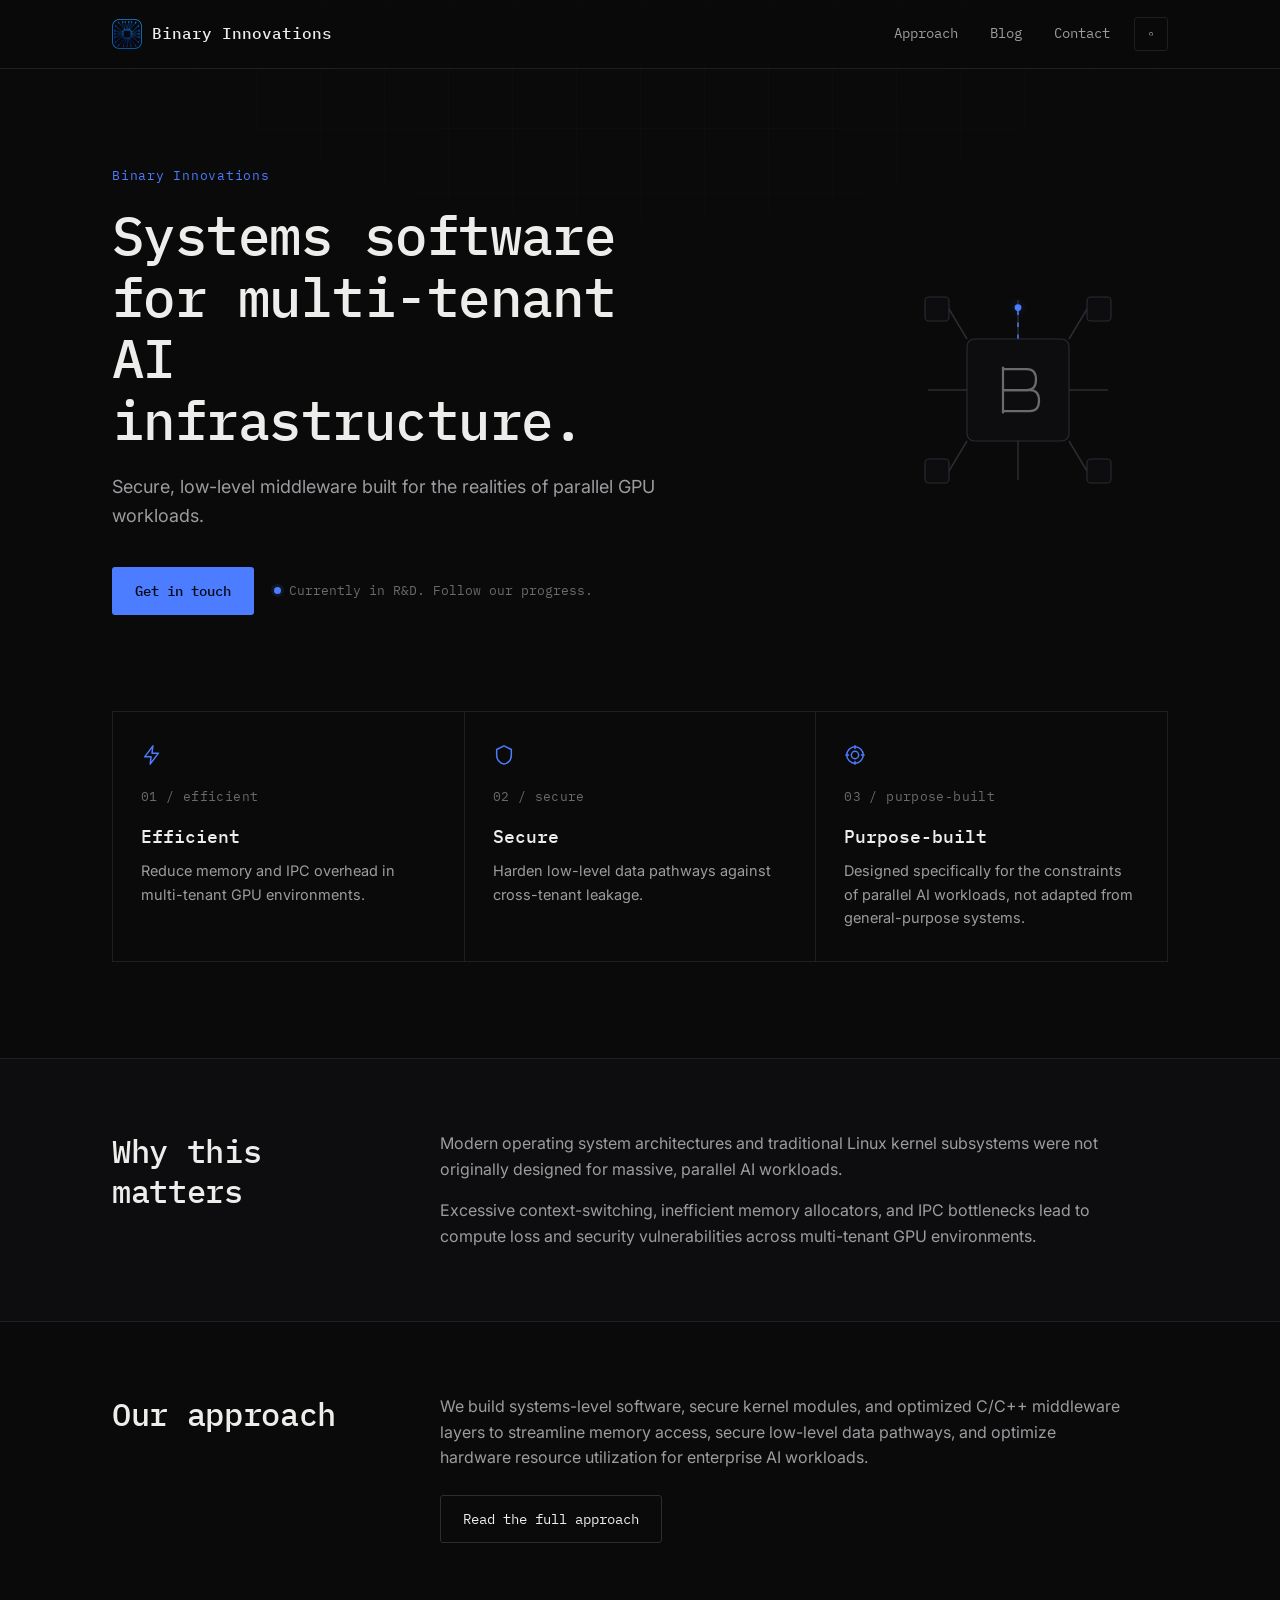
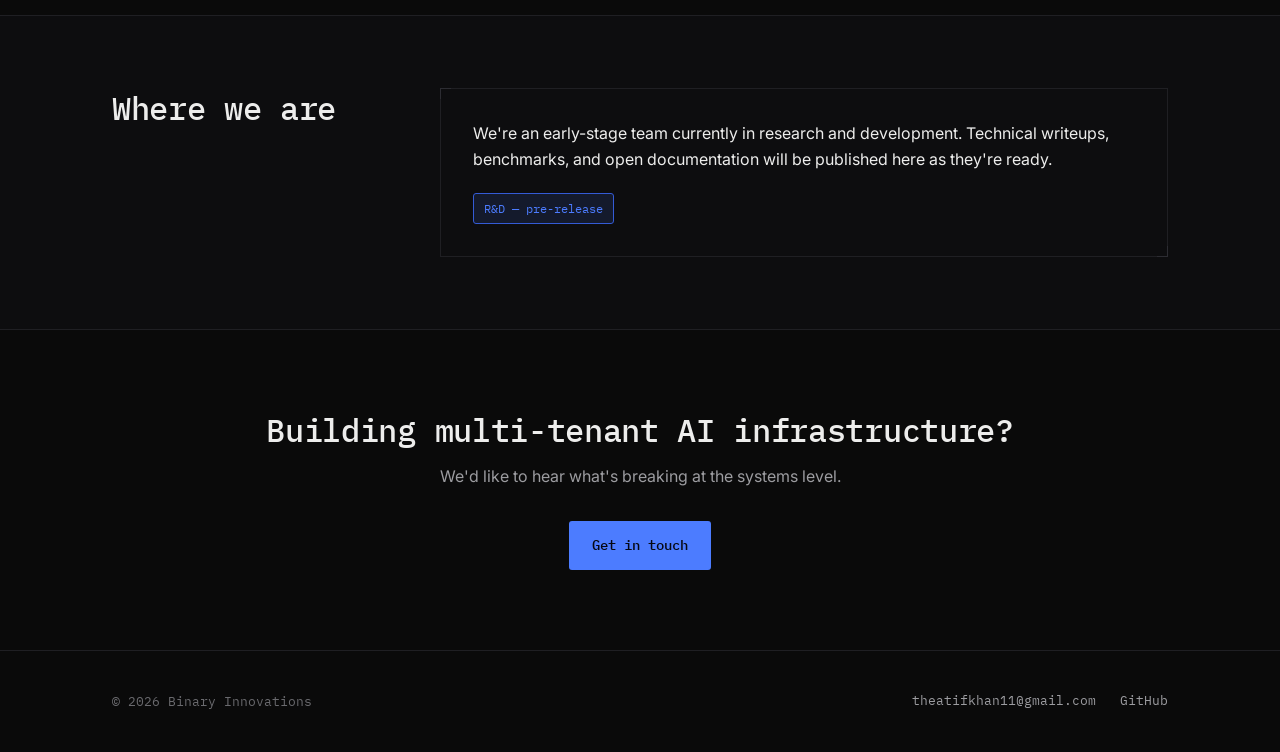
<file: index.html>
<!DOCTYPE html>
<html lang="en">
<head>
<meta charset="UTF-8" />
<meta name="viewport" content="width=device-width, initial-scale=1.0" />
<title>Binary Innovations — Systems software for multi-tenant AI infrastructure</title>
<meta name="description" content="Binary Innovations builds low-level middleware, secure kernel modules, and optimized C/C++ systems software for multi-tenant, parallel GPU workloads." />
<link rel="icon" type="image/svg+xml" href="assets/favicon.svg" />
<link rel="preconnect" href="https://fonts.googleapis.com" />
<link rel="preconnect" href="https://fonts.gstatic.com" crossorigin />
<link href="https://fonts.googleapis.com/css2?family=IBM+Plex+Mono:wght@400;500;600&family=Inter:wght@400;500;600&display=swap" rel="stylesheet" />
<link rel="stylesheet" href="styles.css" />
</head>
<body>

<!-- Shared icon defs: the chip/circuit mark, reused (via <use>) for the
     nav logo and footer mark on every page. Defined once, inline, so it
     renders with no external fetch — works from a plain file:// open too. -->
<svg width="0" height="0" style="position:absolute" aria-hidden="true">
  <defs>
    <symbol id="gh-mark" viewBox="0 0 24 24">
      <path fill="currentColor" d="M12 .5C5.73.5.5 5.73.5 12c0 5.08 3.29 9.39 7.86 10.91.57.1.78-.25.78-.55v-2.15c-3.2.7-3.87-1.36-3.87-1.36-.53-1.34-1.29-1.7-1.29-1.7-1.05-.72.08-.71.08-.71 1.16.08 1.78 1.2 1.78 1.2 1.03 1.78 2.71 1.26 3.37.97.1-.75.4-1.26.73-1.55-2.55-.29-5.24-1.28-5.24-5.69 0-1.26.45-2.29 1.19-3.09-.12-.29-.52-1.47.11-3.06 0 0 .97-.31 3.18 1.18a11 11 0 0 1 5.8 0c2.2-1.49 3.17-1.18 3.17-1.18.63 1.6.23 2.77.11 3.06.74.8 1.19 1.83 1.19 3.09 0 4.42-2.7 5.4-5.26 5.68.42.36.78 1.08.78 2.17v3.22c0 .3.21.66.79.55A10.52 10.52 0 0 0 23.5 12C23.5 5.73 18.27.5 12 .5Z"/>
    </symbol>
  </defs>
</svg>

<!-- ============================== HEADER ============================== -->
<header class="site-header">
  <div class="container">
    <a href="index.html" class="brand">
      <img src="assets/logo-icon.png" alt="Binary Innovations logo" class="brand-icon" width="240" height="241" />
      Binary Innovations
    </a>
    <button class="nav-toggle" aria-label="Toggle menu" aria-expanded="false">
      <svg viewBox="0 0 24 24" fill="none" stroke="currentColor" stroke-width="1.8"><path d="M3 6h18M3 12h18M3 18h18"/></svg>
    </button>
    <nav class="nav-links">
      <a href="approach.html">Approach</a>
      <a href="blog.html">Blog</a>
      <a href="contact.html">Contact</a>
      <a class="icon-link" href="https://github.com/binary-innovations" target="_blank" rel="noopener" aria-label="GitHub">
        <svg viewBox="0 0 24 24"><use href="#gh-mark"/></svg>
      </a>
    </nav>
  </div>
</header>

<!-- ============================== HERO ================================= -->
<section class="hero">
  <div class="container">
    <div class="hero-copy">
      <span class="eyebrow">Binary Innovations</span>
      <h1>Systems software for multi-tenant AI infrastructure.</h1>
      <p class="lede">Secure, low-level middleware built for the realities of parallel GPU workloads.</p>
      <div class="hero-actions">
        <a href="contact.html#form" class="btn btn-primary">Get in touch</a>
        <span class="rd-note"><span class="dot"></span>Currently in R&amp;D. Follow our progress.</span>
      </div>
    </div>

    <!-- Hero schematic: a central middleware hub isolating four tenant
         workloads, with one pathway highlighted as actively secured.
         Purely decorative SVG/CSS — no raster assets. -->
    <div class="hero-diagram" aria-hidden="true">
      <svg viewBox="0 0 400 400">
        <g class="pin" fill="none" stroke-width="2">
          <path d="M200 132 V80"/><path d="M200 268 V320"/>
          <path d="M132 200 H80"/><path d="M268 200 H320"/>
        </g>
        <g class="pin" fill="none" stroke-width="2">
          <path class="trace-active" d="M200 132 V90"/>
        </g>
        <rect class="die" x="76" y="76" width="32" height="32" rx="5" stroke-width="1.5"/>
        <rect class="die" x="292" y="76" width="32" height="32" rx="5" stroke-width="1.5"/>
        <rect class="die" x="76" y="292" width="32" height="32" rx="5" stroke-width="1.5"/>
        <rect class="die" x="292" y="292" width="32" height="32" rx="5" stroke-width="1.5"/>
        <g class="pin" fill="none" stroke-width="2">
          <path d="M108 92 L132 132"/>
          <path d="M292 92 L268 132"/>
          <path d="M108 308 L132 268"/>
          <path d="M292 308 L268 268"/>
        </g>
        <rect class="die" x="132" y="132" width="136" height="136" rx="10" stroke-width="1.5"/>
        <g class="glyph" stroke-width="3" stroke-linecap="round">
          <path d="M180 170 V230"/>
          <path d="M180 172 L212 172 Q224 172 224 186 Q224 200 212 200 L180 200"/>
          <path d="M180 200 L216 200 Q228 200 228 214 Q228 228 216 228 L180 228"/>
        </g>
        <circle class="node-active" cx="200" cy="90" r="4.5"/>
      </svg>
    </div>
  </div>
</section>

<!-- ============================== FEATURES ============================== -->
<section class="features">
  <div class="container">
    <div class="feature-grid">
      <article class="feature-card">
        <svg viewBox="0 0 24 24" fill="none" stroke="currentColor" stroke-width="1.6" stroke-linecap="round" stroke-linejoin="round"><path d="M13 2 4 14h7l-1 8 9-12h-7l1-8Z"/></svg>
        <span class="mono-label">01 / efficient</span>
        <h3>Efficient</h3>
        <p>Reduce memory and IPC overhead in multi-tenant GPU environments.</p>
      </article>
      <article class="feature-card">
        <svg viewBox="0 0 24 24" fill="none" stroke="currentColor" stroke-width="1.6" stroke-linecap="round" stroke-linejoin="round"><path d="M12 2 4 6v6c0 5 3.4 8.7 8 10 4.6-1.3 8-5 8-10V6l-8-4Z"/></svg>
        <span class="mono-label">02 / secure</span>
        <h3>Secure</h3>
        <p>Harden low-level data pathways against cross-tenant leakage.</p>
      </article>
      <article class="feature-card">
        <svg viewBox="0 0 24 24" fill="none" stroke="currentColor" stroke-width="1.6" stroke-linecap="round" stroke-linejoin="round"><circle cx="12" cy="12" r="9"/><circle cx="12" cy="12" r="4"/><path d="M12 2v3M12 19v3M2 12h3M19 12h3"/></svg>
        <span class="mono-label">03 / purpose-built</span>
        <h3>Purpose-built</h3>
        <p>Designed specifically for the constraints of parallel AI workloads, not adapted from general-purpose systems.</p>
      </article>
    </div>
  </div>
</section>

<!-- ============================== THE PROBLEM ============================== -->
<section class="panel-section alt" id="why">
  <div class="container">
    <div class="panel-grid">
      <div class="panel-head">
        <h2>Why this matters</h2>
      </div>
      <div class="prose">
        <p>Modern operating system architectures and traditional Linux kernel subsystems were not originally designed for massive, parallel AI workloads.</p>
        <p>Excessive context-switching, inefficient memory allocators, and IPC bottlenecks lead to compute loss and security vulnerabilities across multi-tenant GPU environments.</p>
      </div>
    </div>
  </div>
</section>

<!-- ============================== APPROACH TEASER ============================== -->
<section class="panel-section" id="approach">
  <div class="container">
    <div class="panel-grid">
      <div class="panel-head">
        <h2>Our approach</h2>
      </div>
      <div class="prose">
        <p>We build systems-level software, secure kernel modules, and optimized C/C++ middleware layers to streamline memory access, secure low-level data pathways, and optimize hardware resource utilization for enterprise AI workloads.</p>
        <p><a href="approach.html" class="btn btn-secondary" style="margin-top:8px;">Read the full approach</a></p>
      </div>
    </div>
  </div>
</section>

<!-- ============================== STATUS ============================== -->
<!-- Honest, deletable-by-design: swap this block out once there are
     real benchmarks, docs, or partners to point to. -->
<section class="panel-section alt" id="status">
  <div class="container">
    <div class="panel-grid">
      <div class="panel-head">
        <h2>Where we are</h2>
      </div>
      <div class="framed status-framed">
        <p class="prose" style="margin:0;">We're an early-stage team currently in research and development. Technical writeups, benchmarks, and open documentation will be published here as they're ready.</p>
        <span class="status-badge">R&amp;D — pre-release</span>
      </div>
    </div>
  </div>
</section>

<!-- ============================== CTA ============================== -->
<section class="cta-band">
  <div class="container">
    <h2>Building multi-tenant AI infrastructure?</h2>
    <p>We'd like to hear what's breaking at the systems level.</p>
    <a href="contact.html#form" class="btn btn-primary">Get in touch</a>
  </div>
</section>

<!-- ============================== FOOTER ============================== -->
<footer class="site-footer">
  <div class="container">
    <span class="footer-meta">© <span data-year></span> Binary Innovations</span>
    <nav class="footer-links">
      <a href="mailto:theatifkhan11@gmail.com">theatifkhan11@gmail.com</a>
      <a href="https://github.com/binary-innovations" target="_blank" rel="noopener">GitHub</a>
    </nav>
  </div>
</footer>

<script src="script.js"></script>
</body>
</html>
</file>
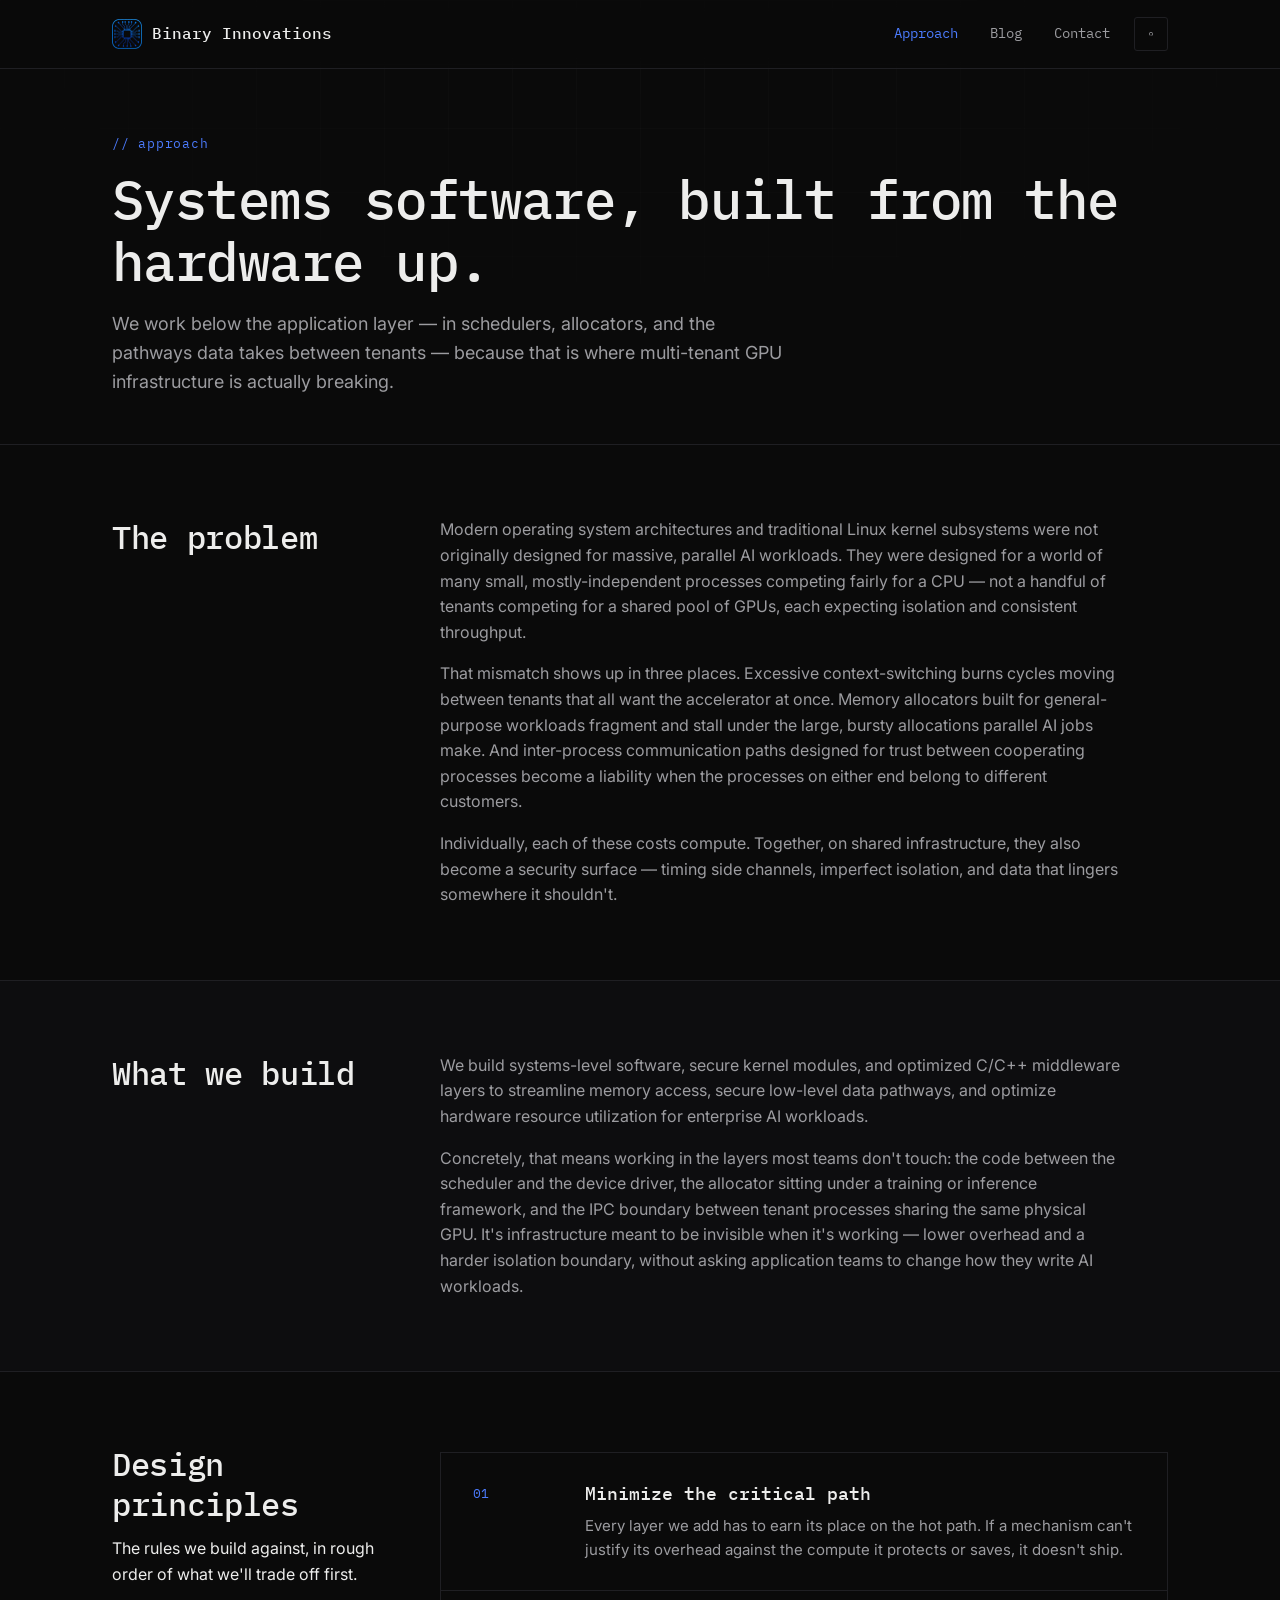
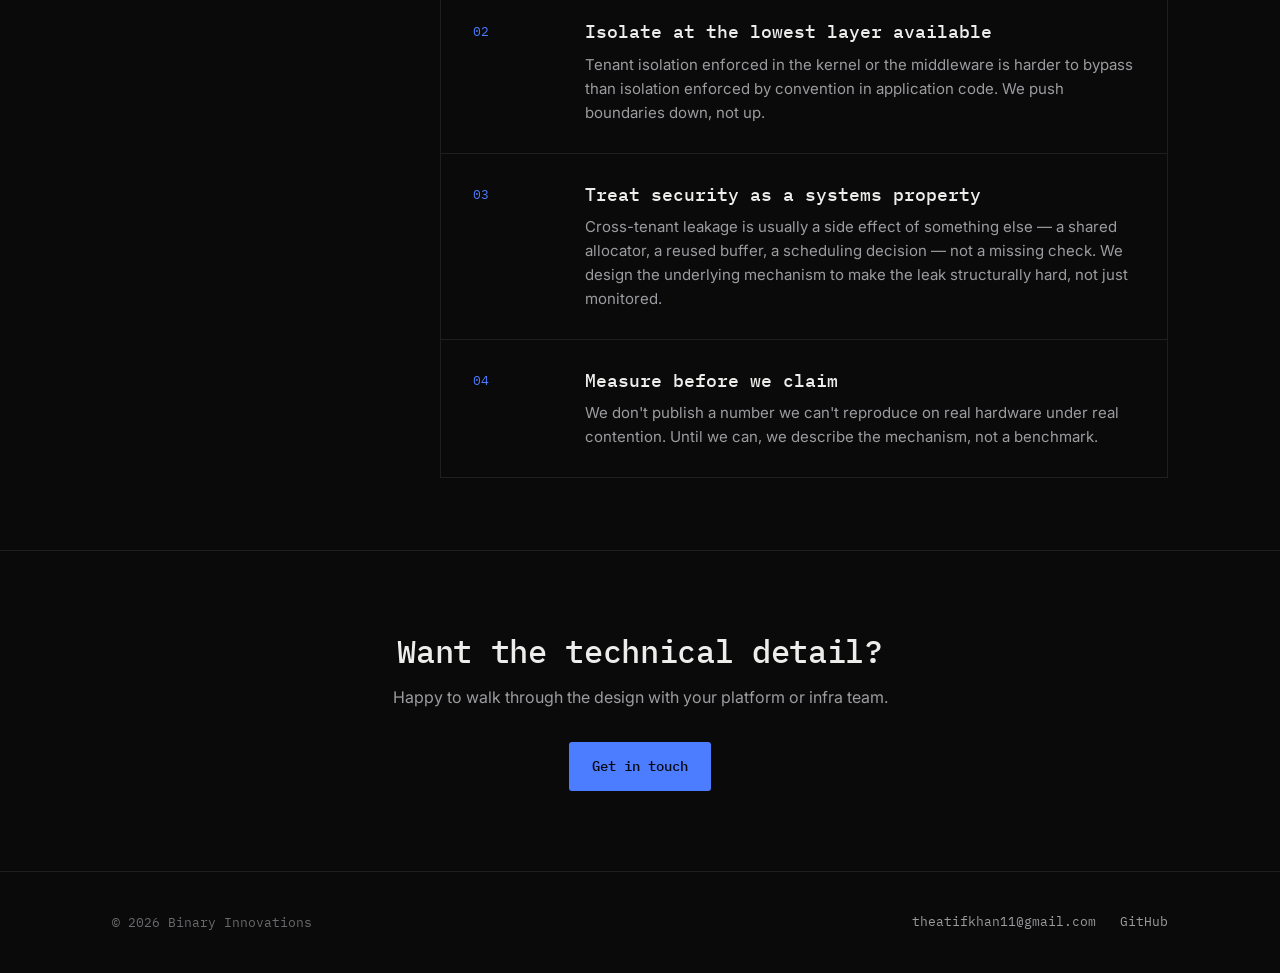
<file: approach.html>
<!DOCTYPE html>
<html lang="en">
<head>
<meta charset="UTF-8" />
<meta name="viewport" content="width=device-width, initial-scale=1.0" />
<title>Approach — Binary Innovations</title>
<meta name="description" content="How Binary Innovations builds systems-level software, secure kernel modules, and C/C++ middleware for multi-tenant GPU infrastructure." />
<link rel="icon" type="image/svg+xml" href="assets/favicon.svg" />
<link rel="preconnect" href="https://fonts.googleapis.com" />
<link rel="preconnect" href="https://fonts.gstatic.com" crossorigin />
<link href="https://fonts.googleapis.com/css2?family=IBM+Plex+Mono:wght@400;500;600&family=Inter:wght@400;500;600&display=swap" rel="stylesheet" />
<link rel="stylesheet" href="styles.css" />
</head>
<body>

<!-- Shared icon defs — see index.html for the canonical, commented copy. -->
<svg width="0" height="0" style="position:absolute" aria-hidden="true">
  <defs>
    <symbol id="gh-mark" viewBox="0 0 24 24">
      <path fill="currentColor" d="M12 .5C5.73.5.5 5.73.5 12c0 5.08 3.29 9.39 7.86 10.91.57.1.78-.25.78-.55v-2.15c-3.2.7-3.87-1.36-3.87-1.36-.53-1.34-1.29-1.7-1.29-1.7-1.05-.72.08-.71.08-.71 1.16.08 1.78 1.2 1.78 1.2 1.03 1.78 2.71 1.26 3.37.97.1-.75.4-1.26.73-1.55-2.55-.29-5.24-1.28-5.24-5.69 0-1.26.45-2.29 1.19-3.09-.12-.29-.52-1.47.11-3.06 0 0 .97-.31 3.18 1.18a11 11 0 0 1 5.8 0c2.2-1.49 3.17-1.18 3.17-1.18.63 1.6.23 2.77.11 3.06.74.8 1.19 1.83 1.19 3.09 0 4.42-2.7 5.4-5.26 5.68.42.36.78 1.08.78 2.17v3.22c0 .3.21.66.79.55A10.52 10.52 0 0 0 23.5 12C23.5 5.73 18.27.5 12 .5Z"/>
    </symbol>
  </defs>
</svg>

<!-- ============================== HEADER ============================== -->
<header class="site-header">
  <div class="container">
    <a href="index.html" class="brand">
      <img src="assets/logo-icon.png" alt="Binary Innovations logo" class="brand-icon" width="240" height="241" />
      Binary Innovations
    </a>
    <button class="nav-toggle" aria-label="Toggle menu" aria-expanded="false">
      <svg viewBox="0 0 24 24" fill="none" stroke="currentColor" stroke-width="1.8"><path d="M3 6h18M3 12h18M3 18h18"/></svg>
    </button>
    <nav class="nav-links">
      <a href="approach.html" aria-current="page">Approach</a>
      <a href="blog.html">Blog</a>
      <a href="contact.html">Contact</a>
      <a class="icon-link" href="https://github.com/binary-innovations" target="_blank" rel="noopener" aria-label="GitHub">
        <svg viewBox="0 0 24 24"><use href="#gh-mark"/></svg>
      </a>
    </nav>
  </div>
</header>

<!-- ============================== PAGE HEADER ============================== -->
<section class="page-header">
  <div class="container">
    <span class="eyebrow">// approach</span>
    <h1>Systems software, built from the hardware up.</h1>
    <p class="lede">We work below the application layer — in schedulers, allocators, and the pathways data takes between tenants — because that is where multi-tenant GPU infrastructure is actually breaking.</p>
  </div>
</section>

<!-- ============================== THE PROBLEM ============================== -->
<section class="panel-section" id="problem">
  <div class="container">
    <div class="panel-grid">
      <div class="panel-head">
        <h2>The problem</h2>
      </div>
      <div class="prose">
        <p>Modern operating system architectures and traditional Linux kernel subsystems were not originally designed for massive, parallel AI workloads. They were designed for a world of many small, mostly-independent processes competing fairly for a CPU — not a handful of tenants competing for a shared pool of GPUs, each expecting isolation and consistent throughput.</p>
        <p>That mismatch shows up in three places. Excessive context-switching burns cycles moving between tenants that all want the accelerator at once. Memory allocators built for general-purpose workloads fragment and stall under the large, bursty allocations parallel AI jobs make. And inter-process communication paths designed for trust between cooperating processes become a liability when the processes on either end belong to different customers.</p>
        <p>Individually, each of these costs compute. Together, on shared infrastructure, they also become a security surface — timing side channels, imperfect isolation, and data that lingers somewhere it shouldn't.</p>
      </div>
    </div>
  </div>
</section>

<!-- ============================== WHAT WE BUILD ============================== -->
<section class="panel-section alt" id="build">
  <div class="container">
    <div class="panel-grid">
      <div class="panel-head">
        <h2>What we build</h2>
      </div>
      <div class="prose">
        <p>We build systems-level software, secure kernel modules, and optimized C/C++ middleware layers to streamline memory access, secure low-level data pathways, and optimize hardware resource utilization for enterprise AI workloads.</p>
        <p>Concretely, that means working in the layers most teams don't touch: the code between the scheduler and the device driver, the allocator sitting under a training or inference framework, and the IPC boundary between tenant processes sharing the same physical GPU. It's infrastructure meant to be invisible when it's working — lower overhead and a harder isolation boundary, without asking application teams to change how they write AI workloads.</p>
      </div>
    </div>
  </div>
</section>

<!-- ============================== DESIGN PRINCIPLES ============================== -->
<section class="panel-section" id="principles">
  <div class="container">
    <div class="panel-grid">
      <div class="panel-head">
        <h2>Design principles</h2>
        <p class="prose" style="margin-top:12px;">The rules we build against, in rough order of what we'll trade off first.</p>
      </div>
      <div class="pillars">
        <div class="pillar">
          <span class="index">01</span>
          <div>
            <h3>Minimize the critical path</h3>
            <p>Every layer we add has to earn its place on the hot path. If a mechanism can't justify its overhead against the compute it protects or saves, it doesn't ship.</p>
          </div>
        </div>
        <div class="pillar">
          <span class="index">02</span>
          <div>
            <h3>Isolate at the lowest layer available</h3>
            <p>Tenant isolation enforced in the kernel or the middleware is harder to bypass than isolation enforced by convention in application code. We push boundaries down, not up.</p>
          </div>
        </div>
        <div class="pillar">
          <span class="index">03</span>
          <div>
            <h3>Treat security as a systems property</h3>
            <p>Cross-tenant leakage is usually a side effect of something else — a shared allocator, a reused buffer, a scheduling decision — not a missing check. We design the underlying mechanism to make the leak structurally hard, not just monitored.</p>
          </div>
        </div>
        <div class="pillar">
          <span class="index">04</span>
          <div>
            <h3>Measure before we claim</h3>
            <p>We don't publish a number we can't reproduce on real hardware under real contention. Until we can, we describe the mechanism, not a benchmark.</p>
          </div>
        </div>
      </div>
    </div>
  </div>
</section>

<!-- ============================== CTA ============================== -->
<section class="cta-band">
  <div class="container">
    <h2>Want the technical detail?</h2>
    <p>Happy to walk through the design with your platform or infra team.</p>
    <a href="contact.html#form" class="btn btn-primary">Get in touch</a>
  </div>
</section>

<!-- ============================== FOOTER ============================== -->
<footer class="site-footer">
  <div class="container">
    <span class="footer-meta">© <span data-year></span> Binary Innovations</span>
    <nav class="footer-links">
      <a href="mailto:theatifkhan11@gmail.com">theatifkhan11@gmail.com</a>
      <a href="https://github.com/binary-innovations" target="_blank" rel="noopener">GitHub</a>
    </nav>
  </div>
</footer>

<script src="script.js"></script>
</body>
</html>
</file>
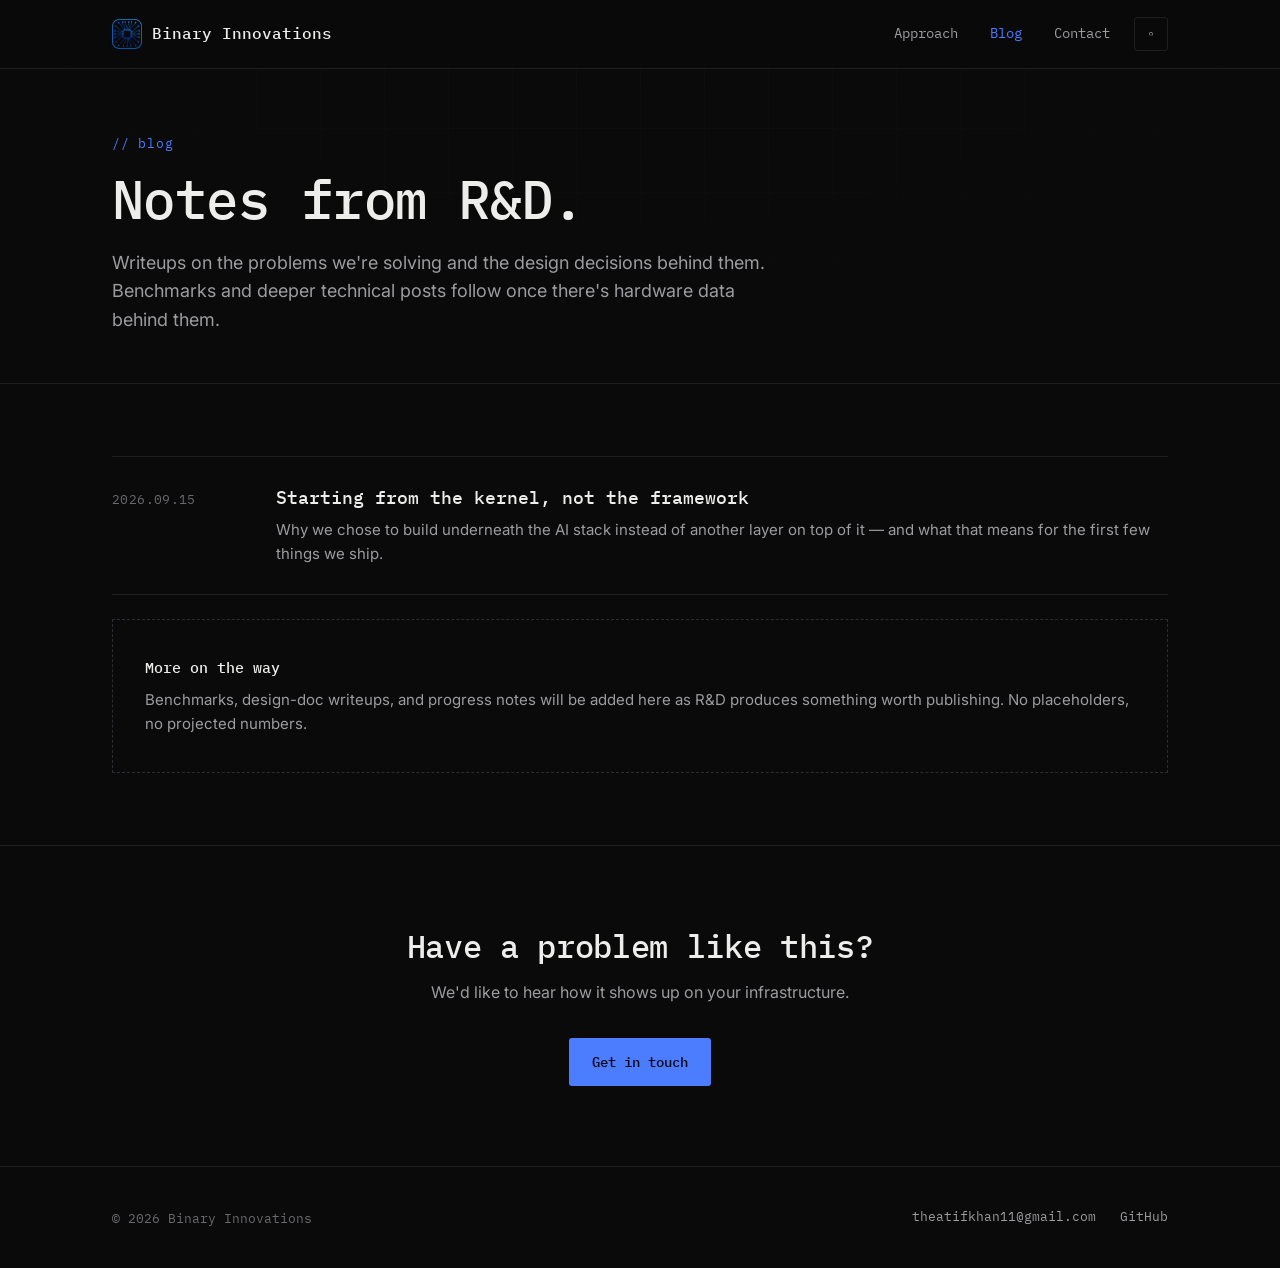
<file: blog.html>
<!DOCTYPE html>
<html lang="en">
<head>
<meta charset="UTF-8" />
<meta name="viewport" content="width=device-width, initial-scale=1.0" />
<title>Blog — Binary Innovations</title>
<meta name="description" content="Technical writeups and R&amp;D notes from Binary Innovations on multi-tenant GPU infrastructure, kernel-level systems, and secure middleware." />
<link rel="icon" type="image/svg+xml" href="assets/favicon.svg" />
<link rel="preconnect" href="https://fonts.googleapis.com" />
<link rel="preconnect" href="https://fonts.gstatic.com" crossorigin />
<link href="https://fonts.googleapis.com/css2?family=IBM+Plex+Mono:wght@400;500;600&family=Inter:wght@400;500;600&display=swap" rel="stylesheet" />
<link rel="stylesheet" href="styles.css" />
</head>
<body>

<!-- Shared icon defs — see index.html for the canonical, commented copy. -->
<svg width="0" height="0" style="position:absolute" aria-hidden="true">
  <defs>
    <symbol id="gh-mark" viewBox="0 0 24 24">
      <path fill="currentColor" d="M12 .5C5.73.5.5 5.73.5 12c0 5.08 3.29 9.39 7.86 10.91.57.1.78-.25.78-.55v-2.15c-3.2.7-3.87-1.36-3.87-1.36-.53-1.34-1.29-1.7-1.29-1.7-1.05-.72.08-.71.08-.71 1.16.08 1.78 1.2 1.78 1.2 1.03 1.78 2.71 1.26 3.37.97.1-.75.4-1.26.73-1.55-2.55-.29-5.24-1.28-5.24-5.69 0-1.26.45-2.29 1.19-3.09-.12-.29-.52-1.47.11-3.06 0 0 .97-.31 3.18 1.18a11 11 0 0 1 5.8 0c2.2-1.49 3.17-1.18 3.17-1.18.63 1.6.23 2.77.11 3.06.74.8 1.19 1.83 1.19 3.09 0 4.42-2.7 5.4-5.26 5.68.42.36.78 1.08.78 2.17v3.22c0 .3.21.66.79.55A10.52 10.52 0 0 0 23.5 12C23.5 5.73 18.27.5 12 .5Z"/>
    </symbol>
  </defs>
</svg>

<!-- ============================== HEADER ============================== -->
<header class="site-header">
  <div class="container">
    <a href="index.html" class="brand">
      <img src="assets/logo-icon.png" alt="Binary Innovations logo" class="brand-icon" width="240" height="241" />
      Binary Innovations
    </a>
    <button class="nav-toggle" aria-label="Toggle menu" aria-expanded="false">
      <svg viewBox="0 0 24 24" fill="none" stroke="currentColor" stroke-width="1.8"><path d="M3 6h18M3 12h18M3 18h18"/></svg>
    </button>
    <nav class="nav-links">
      <a href="approach.html">Approach</a>
      <a href="blog.html" aria-current="page">Blog</a>
      <a href="contact.html">Contact</a>
      <a class="icon-link" href="https://github.com/binary-innovations" target="_blank" rel="noopener" aria-label="GitHub">
        <svg viewBox="0 0 24 24"><use href="#gh-mark"/></svg>
      </a>
    </nav>
  </div>
</header>

<!-- ============================== PAGE HEADER ============================== -->
<section class="page-header">
  <div class="container">
    <span class="eyebrow">// blog</span>
    <h1>Notes from R&amp;D.</h1>
    <p class="lede">Writeups on the problems we're solving and the design decisions behind them. Benchmarks and deeper technical posts follow once there's hardware data behind them.</p>
  </div>
</section>

<!-- ============================== POST LIST ============================== -->
<!-- Each row is one <article> — add new posts above the existing ones,
     newest first, and link each to its own file under /blog. -->
<section class="panel-section" id="posts">
  <div class="container">
    <div class="post-list">
      <article class="post-row">
        <span class="mono-label">2026.09.15</span>
        <div>
          <h3><a href="blog/kernel-first.html">Starting from the kernel, not the framework</a></h3>
          <p>Why we chose to build underneath the AI stack instead of another layer on top of it — and what that means for the first few things we ship.</p>
        </div>
      </article>
    </div>

    <!-- Honest placeholder — delete this block once a second post exists. -->
    <div class="empty-state">
      <strong>More on the way</strong>
      Benchmarks, design-doc writeups, and progress notes will be added here as R&amp;D produces something worth publishing. No placeholders, no projected numbers.
    </div>
  </div>
</section>

<!-- ============================== CTA ============================== -->
<section class="cta-band">
  <div class="container">
    <h2>Have a problem like this?</h2>
    <p>We'd like to hear how it shows up on your infrastructure.</p>
    <a href="contact.html#form" class="btn btn-primary">Get in touch</a>
  </div>
</section>

<!-- ============================== FOOTER ============================== -->
<footer class="site-footer">
  <div class="container">
    <span class="footer-meta">© <span data-year></span> Binary Innovations</span>
    <nav class="footer-links">
      <a href="mailto:theatifkhan11@gmail.com">theatifkhan11@gmail.com</a>
      <a href="https://github.com/binary-innovations" target="_blank" rel="noopener">GitHub</a>
    </nav>
  </div>
</footer>

<script src="script.js"></script>
</body>
</html>
</file>
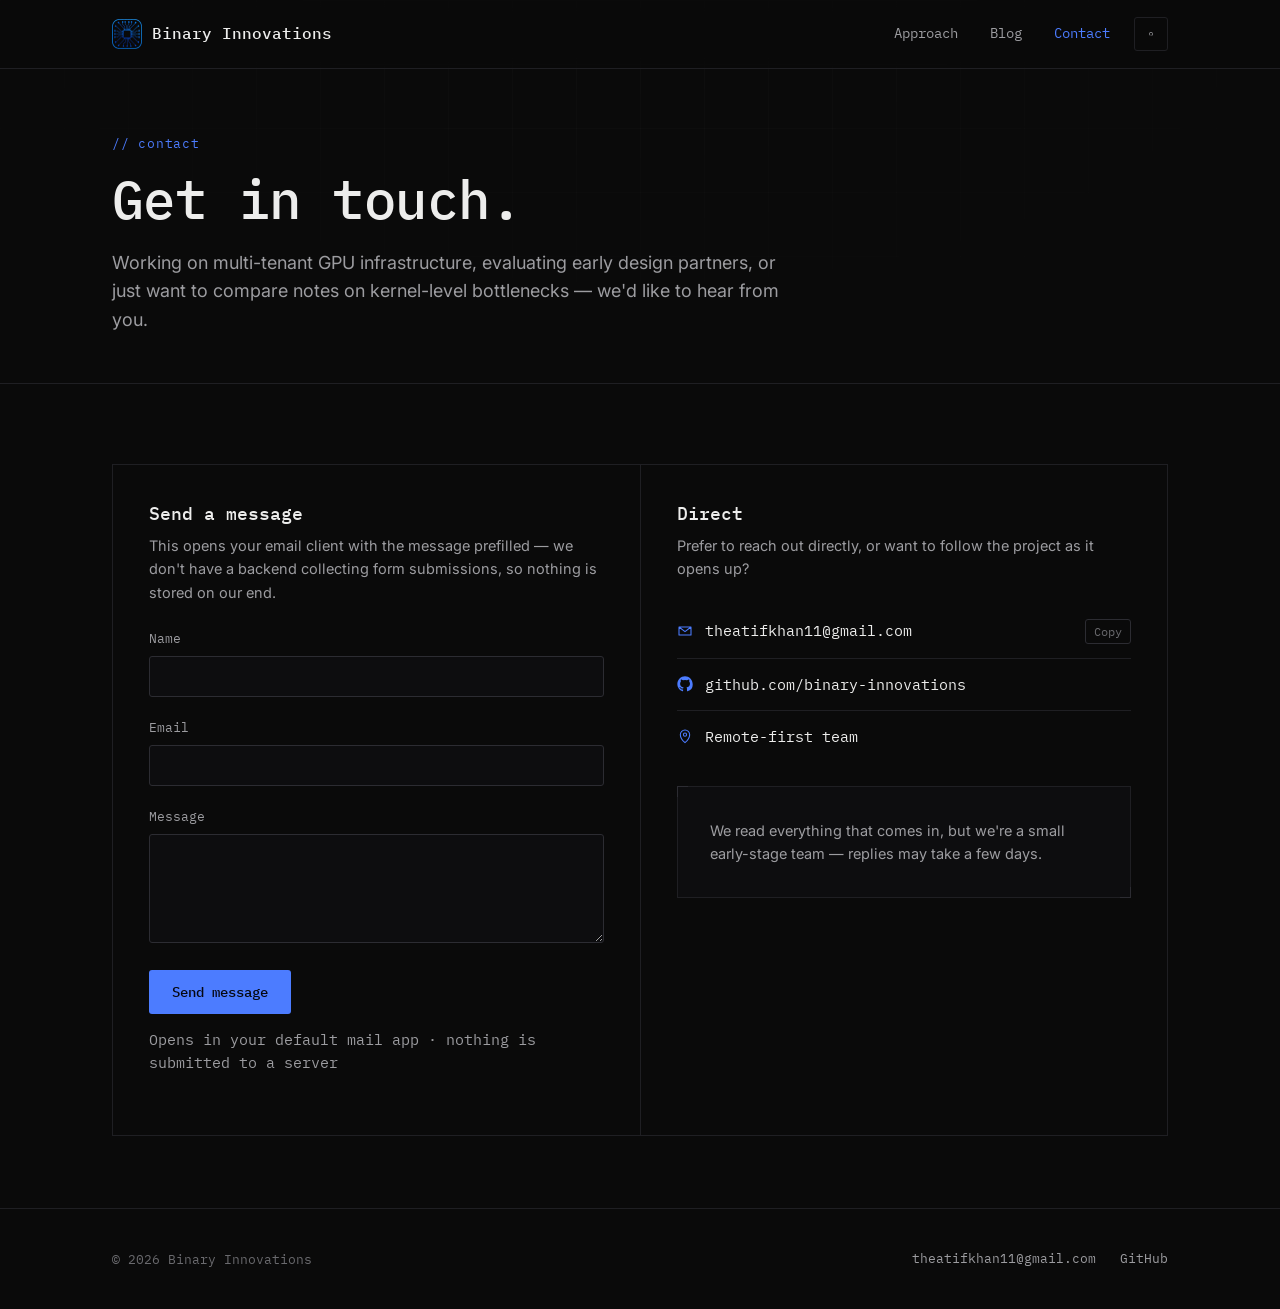
<file: contact.html>
<!DOCTYPE html>
<html lang="en">
<head>
<meta charset="UTF-8" />
<meta name="viewport" content="width=device-width, initial-scale=1.0" />
<title>Contact — Binary Innovations</title>
<meta name="description" content="Get in touch with Binary Innovations about multi-tenant GPU infrastructure, collaborations, or early access." />
<link rel="icon" type="image/svg+xml" href="assets/favicon.svg" />
<link rel="preconnect" href="https://fonts.googleapis.com" />
<link rel="preconnect" href="https://fonts.gstatic.com" crossorigin />
<link href="https://fonts.googleapis.com/css2?family=IBM+Plex+Mono:wght@400;500;600&family=Inter:wght@400;500;600&display=swap" rel="stylesheet" />
<link rel="stylesheet" href="styles.css" />
</head>
<body>

<!-- Shared icon defs — see index.html for the canonical, commented copy. -->
<svg width="0" height="0" style="position:absolute" aria-hidden="true">
  <defs>
    <symbol id="gh-mark" viewBox="0 0 24 24">
      <path fill="currentColor" d="M12 .5C5.73.5.5 5.73.5 12c0 5.08 3.29 9.39 7.86 10.91.57.1.78-.25.78-.55v-2.15c-3.2.7-3.87-1.36-3.87-1.36-.53-1.34-1.29-1.7-1.29-1.7-1.05-.72.08-.71.08-.71 1.16.08 1.78 1.2 1.78 1.2 1.03 1.78 2.71 1.26 3.37.97.1-.75.4-1.26.73-1.55-2.55-.29-5.24-1.28-5.24-5.69 0-1.26.45-2.29 1.19-3.09-.12-.29-.52-1.47.11-3.06 0 0 .97-.31 3.18 1.18a11 11 0 0 1 5.8 0c2.2-1.49 3.17-1.18 3.17-1.18.63 1.6.23 2.77.11 3.06.74.8 1.19 1.83 1.19 3.09 0 4.42-2.7 5.4-5.26 5.68.42.36.78 1.08.78 2.17v3.22c0 .3.21.66.79.55A10.52 10.52 0 0 0 23.5 12C23.5 5.73 18.27.5 12 .5Z"/>
    </symbol>
    <symbol id="mail-mark" viewBox="0 0 24 24">
      <path fill="none" stroke="currentColor" stroke-width="1.6" stroke-linecap="round" stroke-linejoin="round" d="M3 6h18v12H3V6Zm0 0 9 7 9-7"/>
    </symbol>
    <symbol id="loc-mark" viewBox="0 0 24 24">
      <path fill="none" stroke="currentColor" stroke-width="1.6" stroke-linecap="round" stroke-linejoin="round" d="M12 22s7-6.1 7-12a7 7 0 1 0-14 0c0 5.9 7 12 7 12Z"/>
      <circle cx="12" cy="10" r="2.4" fill="none" stroke="currentColor" stroke-width="1.6"/>
    </symbol>
  </defs>
</svg>

<!-- ============================== HEADER ============================== -->
<header class="site-header">
  <div class="container">
    <a href="index.html" class="brand">
      <img src="assets/logo-icon.png" alt="Binary Innovations logo" class="brand-icon" width="240" height="241" />
      Binary Innovations
    </a>
    <button class="nav-toggle" aria-label="Toggle menu" aria-expanded="false">
      <svg viewBox="0 0 24 24" fill="none" stroke="currentColor" stroke-width="1.8"><path d="M3 6h18M3 12h18M3 18h18"/></svg>
    </button>
    <nav class="nav-links">
      <a href="approach.html">Approach</a>
      <a href="blog.html">Blog</a>
      <a href="contact.html" aria-current="page">Contact</a>
      <a class="icon-link" href="https://github.com/binary-innovations" target="_blank" rel="noopener" aria-label="GitHub">
        <svg viewBox="0 0 24 24"><use href="#gh-mark"/></svg>
      </a>
    </nav>
  </div>
</header>

<!-- ============================== PAGE HEADER ============================== -->
<section class="page-header">
  <div class="container">
    <span class="eyebrow">// contact</span>
    <h1>Get in touch.</h1>
    <p class="lede">Working on multi-tenant GPU infrastructure, evaluating early design partners, or just want to compare notes on kernel-level bottlenecks — we'd like to hear from you.</p>
  </div>
</section>

<!-- ============================== CONTACT GRID ============================== -->
<section class="panel-section" id="form">
  <div class="container">
    <div class="contact-grid">

      <!-- Form panel -->
      <div class="contact-panel">
        <h3>Send a message</h3>
        <p>This opens your email client with the message prefilled — we don't have a backend collecting form submissions, so nothing is stored on our end.</p>
        <form id="contact-form" data-to="theatifkhan11@gmail.com">
          <div class="field">
            <label for="name">Name</label>
            <input type="text" id="name" name="name" autocomplete="name" required />
          </div>
          <div class="field">
            <label for="email">Email</label>
            <input type="email" id="email" name="email" autocomplete="email" required />
          </div>
          <div class="field">
            <label for="message">Message</label>
            <textarea id="message" name="message" rows="5" required></textarea>
          </div>
          <button type="submit" class="btn btn-primary">Send message</button>
          <p class="form-note">Opens in your default mail app · nothing is submitted to a server</p>
        </form>
      </div>

      <!-- Direct contact panel -->
      <div class="contact-panel">
        <h3>Direct</h3>
        <p>Prefer to reach out directly, or want to follow the project as it opens up?</p>
        <div class="contact-line">
          <svg><use href="#mail-mark"/></svg>
          <a href="mailto:theatifkhan11@gmail.com">theatifkhan11@gmail.com</a>
          <button class="copy-btn" data-copy-email="theatifkhan11@gmail.com">Copy</button>
        </div>
        <div class="contact-line">
          <svg><use href="#gh-mark"/></svg>
          <a href="https://github.com/binary-innovations" target="_blank" rel="noopener">github.com/binary-innovations</a>
        </div>
        <div class="contact-line">
          <svg><use href="#loc-mark"/></svg>
          <span>Remote-first team</span>
        </div>
        <div class="framed" style="margin-top:24px;">
          <p class="prose" style="margin:0; font-size:14.5px;">We read everything that comes in, but we're a small early-stage team — replies may take a few days.</p>
        </div>
      </div>

    </div>
  </div>
</section>

<!-- ============================== FOOTER ============================== -->
<footer class="site-footer">
  <div class="container">
    <span class="footer-meta">© <span data-year></span> Binary Innovations</span>
    <nav class="footer-links">
      <a href="mailto:theatifkhan11@gmail.com">theatifkhan11@gmail.com</a>
      <a href="https://github.com/binary-innovations" target="_blank" rel="noopener">GitHub</a>
    </nav>
  </div>
</footer>

<script src="script.js"></script>
</body>
</html>
</file>
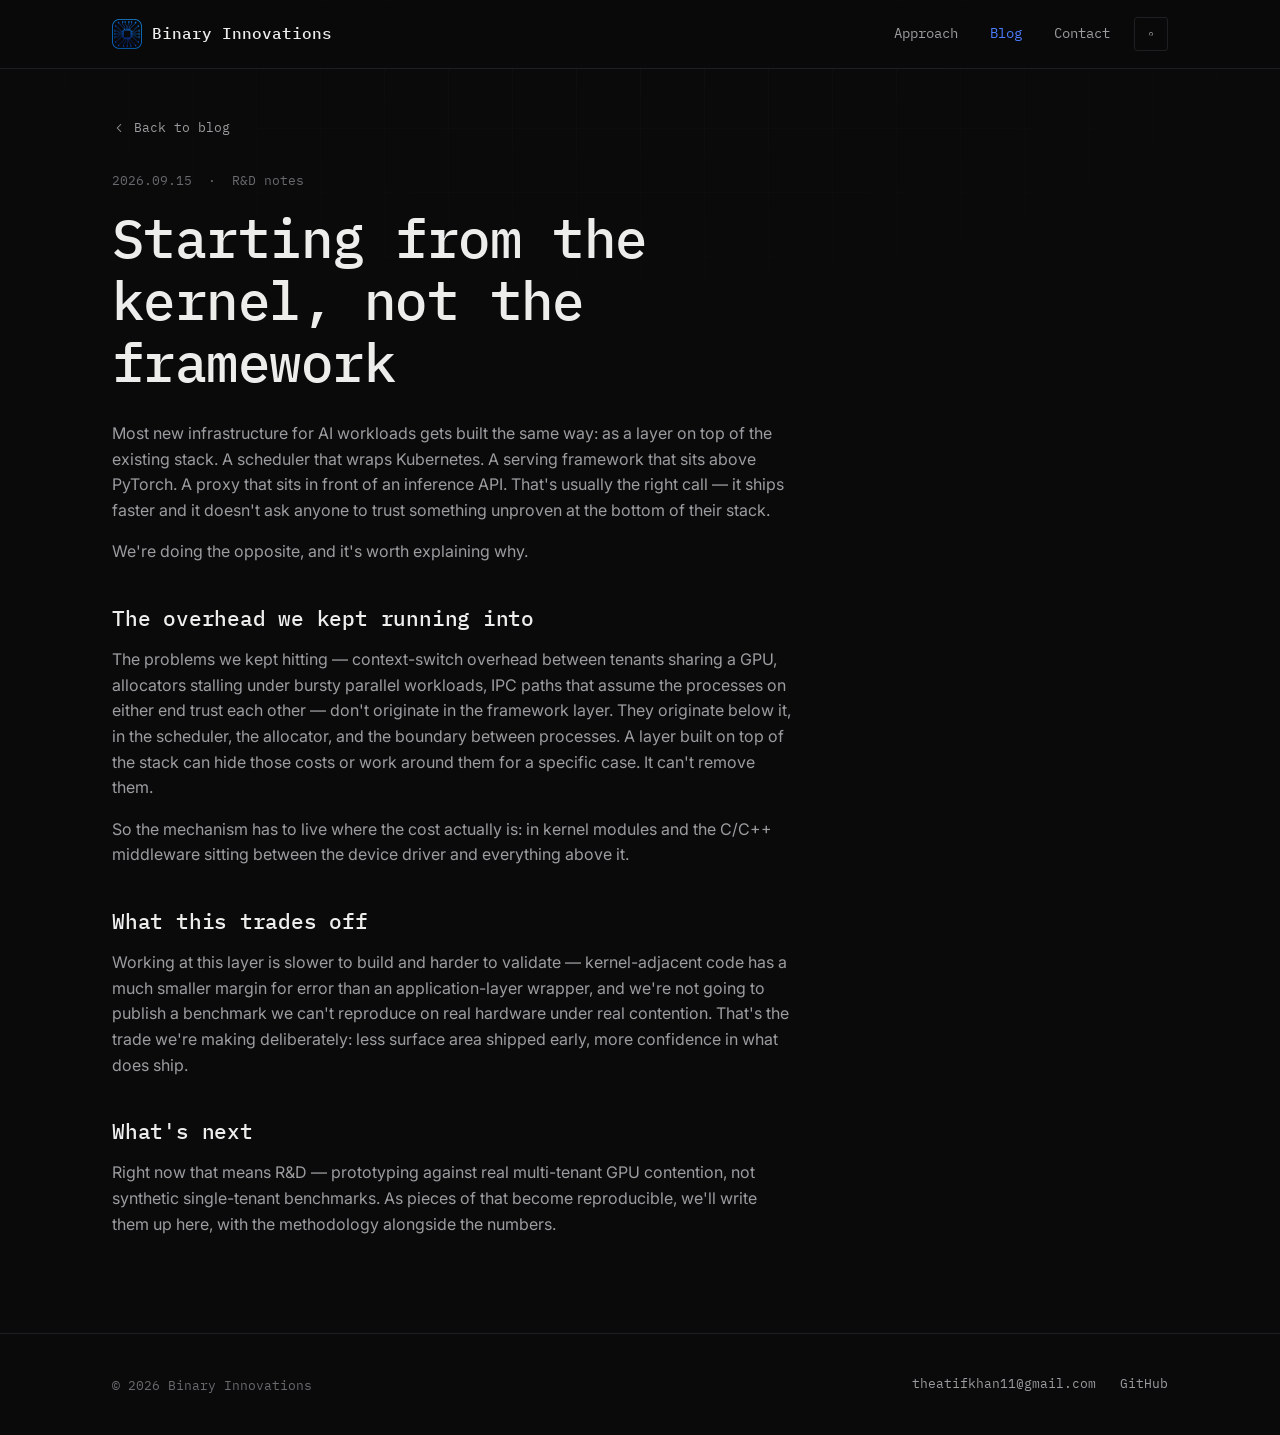
<file: blog/kernel-first.html>
<!DOCTYPE html>
<html lang="en">
<head>
<meta charset="UTF-8" />
<meta name="viewport" content="width=device-width, initial-scale=1.0" />
<title>Starting from the kernel, not the framework — Binary Innovations</title>
<meta name="description" content="Why Binary Innovations is building underneath the AI stack instead of on top of it, and what that means for a small early-stage team." />
<link rel="icon" type="image/svg+xml" href="../assets/favicon.svg" />
<link rel="preconnect" href="https://fonts.googleapis.com" />
<link rel="preconnect" href="https://fonts.gstatic.com" crossorigin />
<link href="https://fonts.googleapis.com/css2?family=IBM+Plex+Mono:wght@400;500;600&family=Inter:wght@400;500;600&display=swap" rel="stylesheet" />
<link rel="stylesheet" href="../styles.css" />
</head>
<body>

<!-- Shared icon defs — see /index.html for the canonical, commented copy. -->
<svg width="0" height="0" style="position:absolute" aria-hidden="true">
  <defs>
    <symbol id="gh-mark" viewBox="0 0 24 24">
      <path fill="currentColor" d="M12 .5C5.73.5.5 5.73.5 12c0 5.08 3.29 9.39 7.86 10.91.57.1.78-.25.78-.55v-2.15c-3.2.7-3.87-1.36-3.87-1.36-.53-1.34-1.29-1.7-1.29-1.7-1.05-.72.08-.71.08-.71 1.16.08 1.78 1.2 1.78 1.2 1.03 1.78 2.71 1.26 3.37.97.1-.75.4-1.26.73-1.55-2.55-.29-5.24-1.28-5.24-5.69 0-1.26.45-2.29 1.19-3.09-.12-.29-.52-1.47.11-3.06 0 0 .97-.31 3.18 1.18a11 11 0 0 1 5.8 0c2.2-1.49 3.17-1.18 3.17-1.18.63 1.6.23 2.77.11 3.06.74.8 1.19 1.83 1.19 3.09 0 4.42-2.7 5.4-5.26 5.68.42.36.78 1.08.78 2.17v3.22c0 .3.21.66.79.55A10.52 10.52 0 0 0 23.5 12C23.5 5.73 18.27.5 12 .5Z"/>
    </symbol>
    <symbol id="back-mark" viewBox="0 0 24 24">
      <path fill="none" stroke="currentColor" stroke-width="1.8" stroke-linecap="round" stroke-linejoin="round" d="M15 18l-6-6 6-6"/>
    </symbol>
  </defs>
</svg>

<!-- ============================== HEADER ============================== -->
<header class="site-header">
  <div class="container">
    <a href="../index.html" class="brand">
      <img src="../assets/logo-icon.png" alt="Binary Innovations logo" class="brand-icon" width="240" height="241" />
      Binary Innovations
    </a>
    <button class="nav-toggle" aria-label="Toggle menu" aria-expanded="false">
      <svg viewBox="0 0 24 24" fill="none" stroke="currentColor" stroke-width="1.8"><path d="M3 6h18M3 12h18M3 18h18"/></svg>
    </button>
    <nav class="nav-links">
      <a href="../approach.html">Approach</a>
      <a href="../blog.html" aria-current="page">Blog</a>
      <a href="../contact.html">Contact</a>
      <a class="icon-link" href="https://github.com/binary-innovations" target="_blank" rel="noopener" aria-label="GitHub">
        <svg viewBox="0 0 24 24"><use href="#gh-mark"/></svg>
      </a>
    </nav>
  </div>
</header>

<!-- ============================== POST ============================== -->
<article class="post-article">
  <div class="container">
    <a href="../blog.html" class="back-link">
      <svg viewBox="0 0 24 24"><use href="#back-mark"/></svg>
      Back to blog
    </a>

    <div class="post-meta">
      <span>2026.09.15</span>
      <span>&middot;</span>
      <span>R&amp;D notes</span>
    </div>

    <h1>Starting from the kernel, not the framework</h1>

    <div class="prose">
      <p>Most new infrastructure for AI workloads gets built the same way: as a layer on top of the existing stack. A scheduler that wraps Kubernetes. A serving framework that sits above PyTorch. A proxy that sits in front of an inference API. That's usually the right call — it ships faster and it doesn't ask anyone to trust something unproven at the bottom of their stack.</p>

      <p>We're doing the opposite, and it's worth explaining why.</p>

      <h2>The overhead we kept running into</h2>
      <p>The problems we kept hitting — context-switch overhead between tenants sharing a GPU, allocators stalling under bursty parallel workloads, IPC paths that assume the processes on either end trust each other — don't originate in the framework layer. They originate below it, in the scheduler, the allocator, and the boundary between processes. A layer built on top of the stack can hide those costs or work around them for a specific case. It can't remove them.</p>
      <p>So the mechanism has to live where the cost actually is: in kernel modules and the C/C++ middleware sitting between the device driver and everything above it.</p>

      <h2>What this trades off</h2>
      <p>Working at this layer is slower to build and harder to validate — kernel-adjacent code has a much smaller margin for error than an application-layer wrapper, and we're not going to publish a benchmark we can't reproduce on real hardware under real contention. That's the trade we're making deliberately: less surface area shipped early, more confidence in what does ship.</p>

      <h2>What's next</h2>
      <p>Right now that means R&amp;D — prototyping against real multi-tenant GPU contention, not synthetic single-tenant benchmarks. As pieces of that become reproducible, we'll write them up here, with the methodology alongside the numbers.</p>
    </div>
  </div>
</article>

<!-- ============================== FOOTER ============================== -->
<footer class="site-footer">
  <div class="container">
    <span class="footer-meta">© <span data-year></span> Binary Innovations</span>
    <nav class="footer-links">
      <a href="mailto:theatifkhan11@gmail.com">theatifkhan11@gmail.com</a>
      <a href="https://github.com/binary-innovations" target="_blank" rel="noopener">GitHub</a>
    </nav>
  </div>
</footer>

<script src="../script.js"></script>
</body>
</html>
</file>
<file: styles.css>
/* ==========================================================================
   Binary Innovations — shared stylesheet
   Design language: "datasheet" — a nod to the chip/circuit mark in the
   logo. Hairline borders, corner tooling-marks on panels, monospace used
   for labels/numbers the way a component datasheet would, Inter for
   reading copy. One accent color (circuit blue), used sparingly.
   Sections below are ordered to mirror the page structure and are safe
   to lift out independently (each is marked with a header comment).
   ========================================================================== */

/* ---- Tokens -------------------------------------------------------- */
:root {
  --bg: #0a0a0a;
  --bg-raised: #111113;
  --bg-panel: #0d0d0f;
  --border: #1f1f23;
  --border-strong: #2c2c32;
  --text: #ededec;
  --text-secondary: #9c9ca0;
  --text-tertiary: #6a6a6e;
  --accent: #4c7cff;
  --accent-dim: #345bd6;
  --accent-soft: rgba(76, 124, 255, 0.12);
  --accent-glow: rgba(76, 124, 255, 0.35);
  --mono: "IBM Plex Mono", ui-monospace, "SFMono-Regular", Menlo, Consolas, monospace;
  --sans: "Inter", -apple-system, BlinkMacSystemFont, "Segoe UI", sans-serif;
  --radius: 3px;
  --container: 1120px;
}

/* ---- Reset ----------------------------------------------------------- */
* { box-sizing: border-box; }
html { scroll-behavior: smooth; }
body {
  margin: 0;
  background: var(--bg);
  color: var(--text);
  font-family: var(--sans);
  font-size: 16px;
  line-height: 1.6;
  -webkit-font-smoothing: antialiased;
}
img, svg { display: block; max-width: 100%; }
a { color: inherit; text-decoration: none; }
ul { margin: 0; padding: 0; list-style: none; }
h1, h2, h3, h4, p { margin: 0; }
button { font-family: inherit; cursor: pointer; }

::selection { background: var(--accent-soft); color: var(--text); }

:focus-visible {
  outline: 2px solid var(--accent);
  outline-offset: 3px;
}

@media (prefers-reduced-motion: reduce) {
  * { animation-duration: 0.001ms !important; transition-duration: 0.001ms !important; }
  html { scroll-behavior: auto; }
}

.container {
  width: 100%;
  max-width: var(--container);
  margin: 0 auto;
  padding: 0 32px;
}

/* Faint fixed backdrop grid — evokes PCB gridlines without being loud */
body::before {
  content: "";
  position: fixed;
  inset: 0;
  z-index: -1;
  background-image:
    linear-gradient(rgba(255, 255, 255, 0.025) 1px, transparent 1px),
    linear-gradient(90deg, rgba(255, 255, 255, 0.025) 1px, transparent 1px);
  background-size: 64px 64px;
  mask-image: radial-gradient(ellipse 90% 60% at 50% 0%, #000 0%, transparent 70%);
}

/* ---- Type scale -------------------------------------------------------- */
.eyebrow {
  font-family: var(--mono);
  font-size: 12.5px;
  letter-spacing: 0.06em;
  color: var(--accent);
}
h1, .h1 {
  font-family: var(--mono);
  font-weight: 500;
  font-size: clamp(32px, 4.6vw, 54px);
  line-height: 1.14;
  letter-spacing: -0.01em;
}
h2, .h2 {
  font-family: var(--mono);
  font-weight: 500;
  font-size: clamp(24px, 3vw, 32px);
  line-height: 1.25;
  letter-spacing: -0.01em;
}
h3, .h3 {
  font-family: var(--mono);
  font-weight: 500;
  font-size: 18px;
  line-height: 1.4;
}
.lede {
  font-size: 18px;
  color: var(--text-secondary);
  max-width: 62ch;
}
p.body, .prose p {
  color: var(--text-secondary);
  max-width: 68ch;
}
.prose p + p { margin-top: 16px; }
.mono-label {
  font-family: var(--mono);
  font-size: 12.5px;
  color: var(--text-tertiary);
  letter-spacing: 0.03em;
}

/* ==========================================================================
   Header / Nav — shared across all pages
   ========================================================================== */
.site-header {
  position: sticky;
  top: 0;
  z-index: 50;
  background: rgba(10, 10, 10, 0.82);
  backdrop-filter: blur(10px);
  border-bottom: 1px solid var(--border);
}
.site-header .container {
  display: flex;
  align-items: center;
  justify-content: space-between;
  height: 68px;
}
.brand {
  display: flex;
  align-items: center;
  gap: 10px;
  font-family: var(--mono);
  font-size: 16px;
  font-weight: 500;
  color: var(--text);
}
.brand-icon {
  width: 30px;
  height: 30px;
  object-fit: contain;
  flex-shrink: 0;
}

.nav-links {
  display: flex;
  align-items: center;
  gap: 4px;
}
.nav-links a {
  font-family: var(--mono);
  font-size: 13.5px;
  color: var(--text-secondary);
  padding: 8px 14px;
  border-radius: var(--radius);
  transition: color 0.15s ease;
}
.nav-links a:hover { color: var(--text); }
.nav-links a[aria-current="page"] { color: var(--accent); }

.icon-link {
  display: inline-flex;
  align-items: center;
  justify-content: center;
  width: 34px;
  height: 34px;
  border: 1px solid var(--border);
  border-radius: var(--radius);
  color: var(--text-secondary);
  margin-left: 6px;
  transition: color 0.15s ease, border-color 0.15s ease;
}
.icon-link:hover { color: var(--text); border-color: var(--border-strong); }
.icon-link svg { width: 16px; height: 16px; }

.nav-toggle {
  display: none;
  background: none;
  border: 1px solid var(--border);
  border-radius: var(--radius);
  width: 38px;
  height: 38px;
  align-items: center;
  justify-content: center;
  color: var(--text);
}
.nav-toggle svg { width: 18px; height: 18px; }

@media (max-width: 760px) {
  .nav-toggle { display: inline-flex; }
  .nav-links {
    position: fixed;
    top: 68px;
    left: 0;
    right: 0;
    flex-direction: column;
    align-items: stretch;
    background: var(--bg);
    border-bottom: 1px solid var(--border);
    padding: 8px 24px 20px;
    gap: 2px;
    transform: translateY(-8px);
    opacity: 0;
    pointer-events: none;
    transition: opacity 0.15s ease, transform 0.15s ease;
  }
  .nav-links.is-open {
    opacity: 1;
    transform: translateY(0);
    pointer-events: auto;
  }
  .nav-links a { padding: 12px 4px; border-bottom: 1px solid var(--border); }
  .nav-links .icon-link { margin: 10px 0 0; width: 100%; height: 40px; }
}

/* ==========================================================================
   Buttons
   ========================================================================== */
.btn {
  display: inline-flex;
  align-items: center;
  gap: 8px;
  font-family: var(--mono);
  font-size: 14px;
  padding: 12px 22px;
  border-radius: var(--radius);
  border: 1px solid transparent;
  transition: transform 0.15s ease, background 0.15s ease, border-color 0.15s ease;
}
.btn-primary {
  background: var(--accent);
  color: #060812;
  font-weight: 500;
}
.btn-primary:hover { background: #6f97ff; }
.btn-secondary {
  border-color: var(--border-strong);
  color: var(--text);
  background: transparent;
}
.btn-secondary:hover { border-color: var(--accent); color: var(--accent); }

/* ==========================================================================
   Hero
   ========================================================================== */
.hero {
  padding: 96px 0 88px;
  position: relative;
  overflow: hidden;
}
.hero .container {
  display: grid;
  grid-template-columns: 1.1fr 0.9fr;
  gap: 56px;
  align-items: center;
}
.hero-copy .eyebrow { display: block; margin-bottom: 20px; }
.hero h1 { margin-bottom: 22px; }
.hero .lede { margin-bottom: 36px; }
.hero-actions {
  display: flex;
  align-items: center;
  gap: 20px;
  flex-wrap: wrap;
}
.rd-note {
  display: flex;
  align-items: center;
  gap: 8px;
  font-family: var(--mono);
  font-size: 13px;
  color: var(--text-tertiary);
}
.rd-note .dot {
  width: 7px;
  height: 7px;
  border-radius: 50%;
  background: var(--accent);
  box-shadow: 0 0 0 3px var(--accent-soft);
  animation: pulse 2.4s ease-in-out infinite;
}
@keyframes pulse {
  0%, 100% { opacity: 1; }
  50% { opacity: 0.35; }
}

/* Hero schematic — the one deliberate motion moment on the page */
.hero-diagram {
  position: relative;
  aspect-ratio: 1 / 1;
  max-width: 460px;
  margin-left: auto;
}
.hero-diagram svg { width: 100%; height: 100%; }
.hero-diagram .die { fill: var(--bg-panel); stroke: var(--border-strong); }
.hero-diagram .pin { stroke: var(--border-strong); }
.hero-diagram .trace-active {
  stroke: var(--accent);
  stroke-dasharray: 6 10;
  animation: trace 3.6s linear infinite;
}
.hero-diagram .node-active {
  fill: var(--accent);
  filter: drop-shadow(0 0 6px var(--accent-glow));
}
@keyframes trace {
  to { stroke-dashoffset: -160; }
}
.hero-diagram .glyph { fill: none; stroke: var(--text-tertiary); }

/* ==========================================================================
   Feature grid
   ========================================================================== */
.features { padding: 8px 0 96px; }
.feature-grid {
  display: grid;
  grid-template-columns: repeat(3, 1fr);
  gap: 1px;
  background: var(--border);
  border: 1px solid var(--border);
}
.feature-card {
  background: var(--bg);
  padding: 32px 28px;
  position: relative;
}
.feature-card .mono-label { display: block; margin-bottom: 18px; }
.feature-card svg {
  width: 22px;
  height: 22px;
  color: var(--accent);
  margin-bottom: 20px;
}
.feature-card h3 { margin-bottom: 10px; }
.feature-card p { color: var(--text-secondary); font-size: 14.5px; }

@media (max-width: 760px) {
  .feature-grid { grid-template-columns: 1fr; }
}

/* ==========================================================================
   Panel section (Problem / Approach / Status use this shell)
   ========================================================================== */
.panel-section { padding: 72px 0; border-top: 1px solid var(--border); }
.panel-section.alt { background: var(--bg-panel); }
.panel-head { margin-bottom: 28px; }
.panel-grid {
  display: grid;
  grid-template-columns: 280px 1fr;
  gap: 48px;
}
@media (max-width: 780px) {
  .panel-grid { grid-template-columns: 1fr; gap: 16px; }
}

/* Corner tooling-marks — the recurring structural motif, used on framed
   panels to read like a component on a schematic sheet. */
.framed {
  position: relative;
  border: 1px solid var(--border);
  background: var(--bg-panel);
  padding: 32px;
}
.framed::before, .framed::after,
.framed .tick-tl, .framed .tick-br {
  content: "";
  position: absolute;
  width: 10px;
  height: 10px;
  border: 1px solid var(--border-strong);
}
.framed::before { top: -1px; left: -1px; border-width: 1px 0 0 1px; }
.framed::after { bottom: -1px; right: -1px; border-width: 0 1px 1px 0; }

.status-framed {
  display: flex;
  align-items: flex-start;
  gap: 20px;
  flex-wrap: wrap;
  justify-content: space-between;
}
.status-badge {
  font-family: var(--mono);
  font-size: 12px;
  color: var(--accent);
  border: 1px solid var(--accent-dim);
  background: var(--accent-soft);
  padding: 5px 10px;
  border-radius: var(--radius);
  white-space: nowrap;
}

/* ==========================================================================
   CTA band
   ========================================================================== */
.cta-band {
  padding: 80px 0;
  border-top: 1px solid var(--border);
  text-align: center;
}
.cta-band h2 { margin-bottom: 14px; }
.cta-band p { color: var(--text-secondary); margin-bottom: 32px; }

/* ==========================================================================
   Footer — shared across all pages
   ========================================================================== */
.site-footer {
  border-top: 1px solid var(--border);
  padding: 40px 0;
}
.site-footer .container {
  display: flex;
  align-items: center;
  justify-content: space-between;
  flex-wrap: wrap;
  gap: 16px;
}
.footer-links {
  display: flex;
  gap: 24px;
  font-family: var(--mono);
  font-size: 13px;
  color: var(--text-secondary);
}
.footer-links a:hover { color: var(--text); }
.footer-meta {
  font-family: var(--mono);
  font-size: 12.5px;
  color: var(--text-tertiary);
}

/* ==========================================================================
   Page header (used on Approach / Blog / Contact interior pages)
   ========================================================================== */
.page-header { padding: 64px 0 48px; }
.page-header .eyebrow { display: block; margin-bottom: 16px; }
.page-header h1 { margin-bottom: 18px; }

/* ==========================================================================
   Approach page specifics
   ========================================================================== */
.pillars {
  display: grid;
  gap: 1px;
  background: var(--border);
  border: 1px solid var(--border);
  margin-top: 8px;
}
.pillar {
  background: var(--bg);
  padding: 28px 32px;
  display: grid;
  grid-template-columns: 88px 1fr;
  gap: 24px;
  align-items: start;
}
.pillar .index {
  font-family: var(--mono);
  font-size: 13px;
  color: var(--accent);
  padding-top: 3px;
}
.pillar h3 { margin-bottom: 8px; }
.pillar p { color: var(--text-secondary); font-size: 15px; }
@media (max-width: 600px) {
  .pillar { grid-template-columns: 1fr; gap: 8px; }
}

/* ==========================================================================
   Blog listing + post
   ========================================================================== */
.post-list {
  display: flex;
  flex-direction: column;
  border-top: 1px solid var(--border);
}
.post-row {
  display: grid;
  grid-template-columns: 140px 1fr;
  gap: 24px;
  padding: 28px 0;
  border-bottom: 1px solid var(--border);
}
.post-row .mono-label { padding-top: 4px; }
.post-row h3 { margin-bottom: 8px; }
.post-row h3 a:hover { color: var(--accent); }
.post-row p { color: var(--text-secondary); font-size: 15px; }
@media (max-width: 600px) {
  .post-row { grid-template-columns: 1fr; gap: 6px; }
}

.empty-state {
  margin-top: 24px;
  border: 1px dashed var(--border-strong);
  padding: 36px 32px;
  color: var(--text-secondary);
  font-size: 15px;
}
.empty-state strong { color: var(--text); display: block; margin-bottom: 8px; font-family: var(--mono); font-weight: 500; }

.post-article { padding: 48px 0 96px; }
.post-meta {
  display: flex;
  gap: 16px;
  align-items: center;
  font-family: var(--mono);
  font-size: 12.5px;
  color: var(--text-tertiary);
  margin-bottom: 18px;
}
.post-article h1 { margin-bottom: 28px; max-width: 20ch; }
.post-article .prose { max-width: 68ch; }
.post-article h2 { margin: 40px 0 16px; font-size: 21px; }
.back-link {
  display: inline-flex;
  align-items: center;
  gap: 8px;
  font-family: var(--mono);
  font-size: 13px;
  color: var(--text-secondary);
  margin-bottom: 32px;
}
.back-link:hover { color: var(--accent); }
.back-link svg { width: 14px; height: 14px; }

/* ==========================================================================
   Contact page
   ========================================================================== */
.contact-grid {
  display: grid;
  grid-template-columns: 1fr 1fr;
  gap: 1px;
  background: var(--border);
  border: 1px solid var(--border);
  margin-top: 8px;
}
.contact-panel { background: var(--bg); padding: 36px; }
.contact-panel h3 { margin-bottom: 8px; }
.contact-panel p { color: var(--text-secondary); font-size: 14.5px; margin-bottom: 24px; }

.field {
  margin-bottom: 20px;
}
.field label {
  display: block;
  font-family: var(--mono);
  font-size: 12.5px;
  color: var(--text-secondary);
  margin-bottom: 8px;
}
.field input, .field textarea {
  width: 100%;
  background: var(--bg-panel);
  border: 1px solid var(--border-strong);
  border-radius: var(--radius);
  color: var(--text);
  font-family: var(--sans);
  font-size: 14.5px;
  padding: 11px 12px;
  resize: vertical;
}
.field input:focus, .field textarea:focus {
  outline: none;
  border-color: var(--accent);
}
.form-note {
  font-family: var(--mono);
  font-size: 12px;
  color: var(--text-tertiary);
  margin-top: 14px;
}

.contact-line {
  display: flex;
  align-items: center;
  gap: 12px;
  padding: 14px 0;
  border-top: 1px solid var(--border);
  font-family: var(--mono);
  font-size: 14.5px;
}
.contact-line:first-of-type { border-top: none; }
.contact-line svg { width: 16px; height: 16px; color: var(--accent); flex-shrink: 0; }
.contact-line a:hover { color: var(--accent); }
.copy-btn {
  margin-left: auto;
  background: none;
  border: 1px solid var(--border-strong);
  color: var(--text-tertiary);
  font-family: var(--mono);
  font-size: 11.5px;
  padding: 4px 8px;
  border-radius: var(--radius);
}
.copy-btn:hover { color: var(--text); border-color: var(--accent); }

@media (max-width: 760px) {
  .contact-grid { grid-template-columns: 1fr; }
  .hero .container { grid-template-columns: 1fr; }
  .hero-diagram { max-width: 300px; margin: 40px auto 0; order: -1; }
}
</file>
